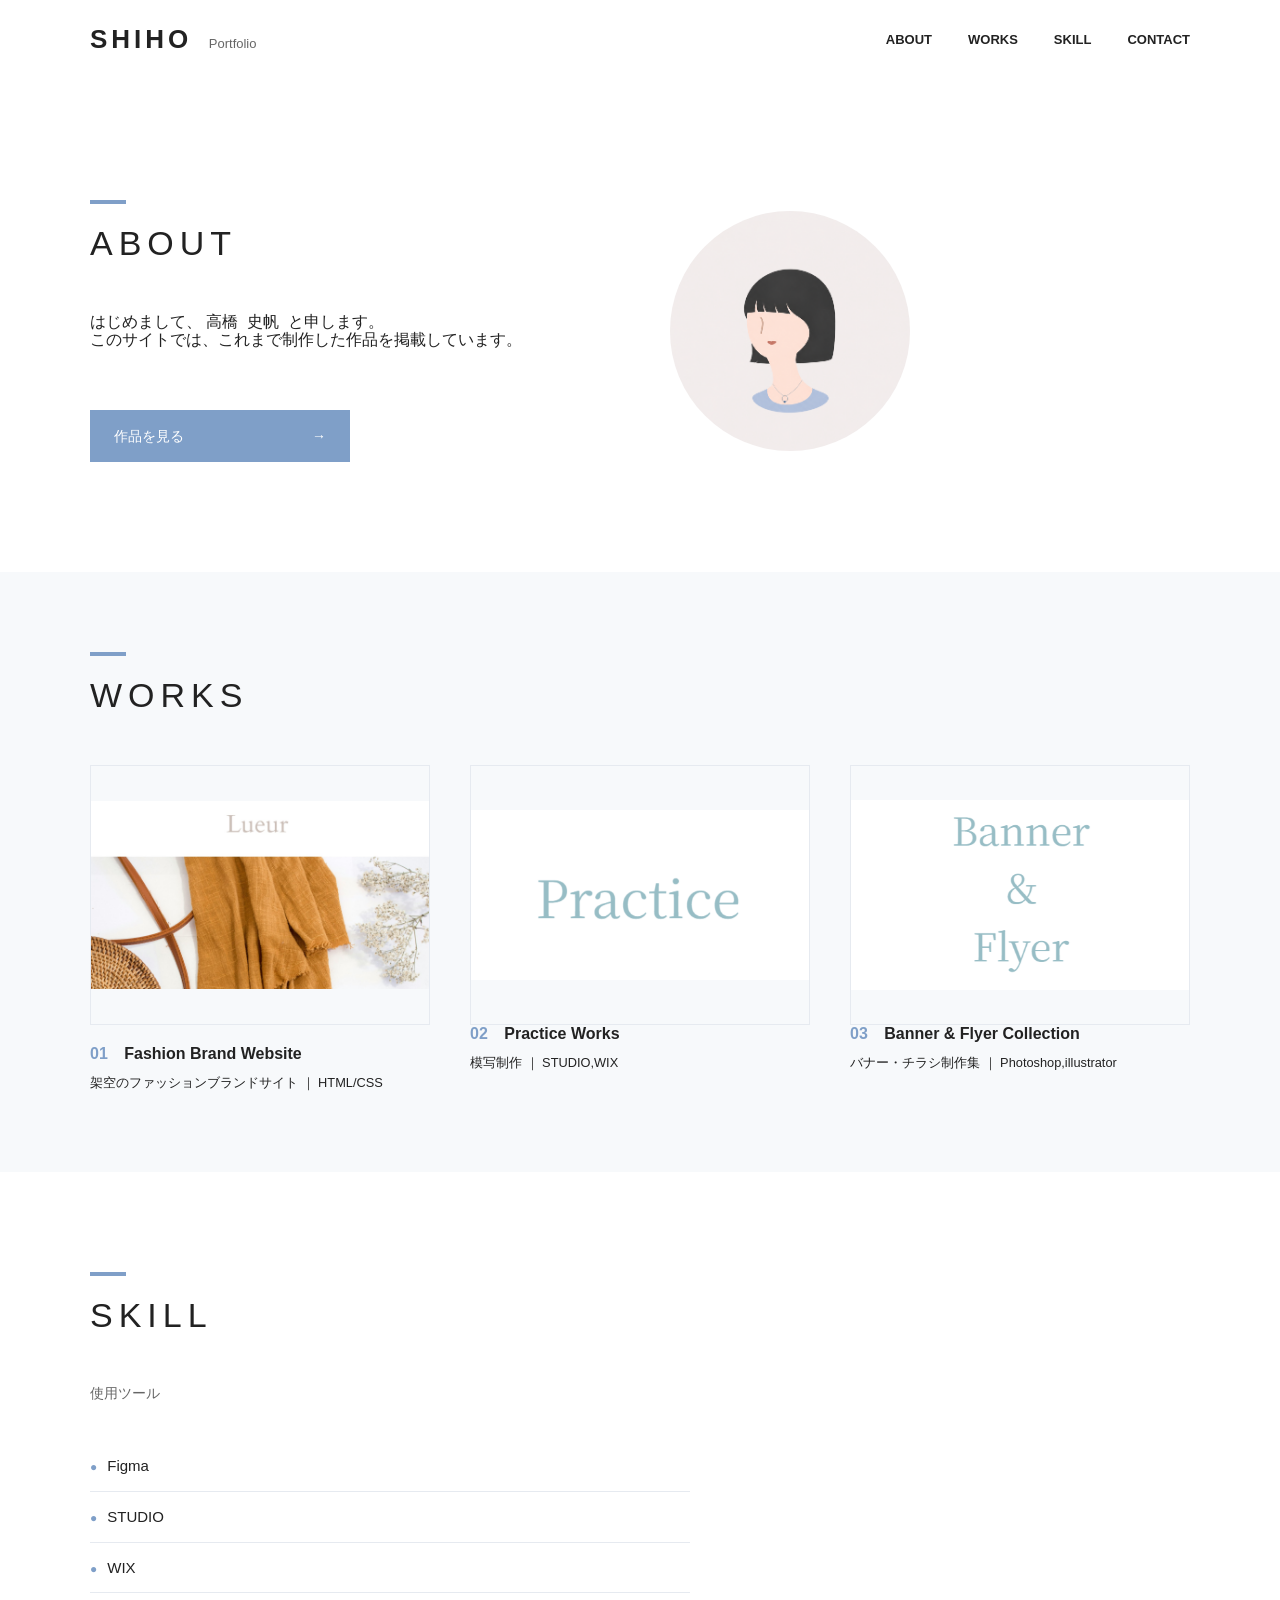
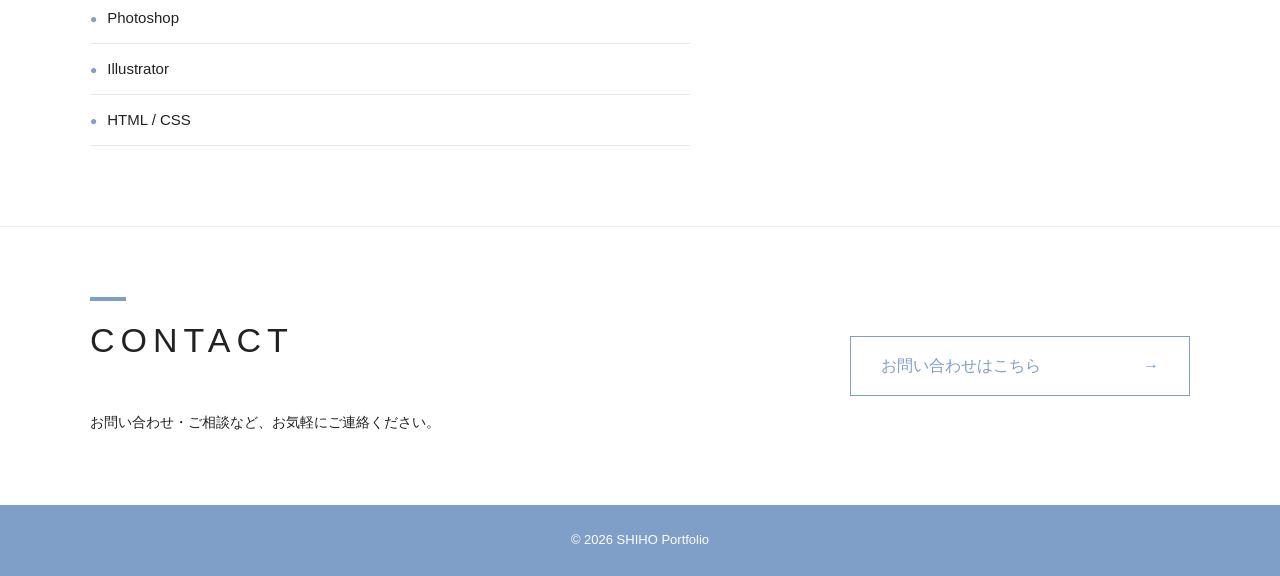
<file: index.html>
<!DOCTYPE html>
<html lang="ja">
<head>
  <meta charset="UTF-8">
  <meta name="viewport" content="width=device-width, initial-scale=1.0">
  <title>SHIHO Portfolio</title>
  <link rel="stylesheet" href="css/destyle.css">
  <link rel="stylesheet" href="style.css">
</head>

<body>
  <header class="header">
    <div class="container header-inner">
      <div class="logo">
        <span class="logo-name">SHIHO</span>
        <span class="logo-text">Portfolio</span>
      </div>

      <nav class="nav">
        <a href="#about">ABOUT</a>
        <a href="#works">WORKS</a>
        <a href="#skill">SKILL</a>
        <a href="contact.html">CONTACT</a>
      </nav>
    </div>
  </header>

  <main>
    <section id="about" class="about">
      <div class="container about-inner">
        <div class="profile-image">
          <img src="images/profile.png" alt="プロフィール画像">
        </div>

        <div class="about-text">
          <div class="section-title">
            <span></span>
            <h1>ABOUT</h1>
          </div>

          <p>
            はじめまして、&nbsp;高橋 &nbsp;史帆&nbsp;&nbsp;と申します。<br>
            このサイトでは、これまで制作した作品を掲載しています。
          </p>

          <a href="#works" class="button">作品を見る <span>→</span></a>
        </div>
      </div>
    </section>

    <section id="works" class="works">
      <div class="container">
        <div class="section-title">
          <span></span>
          <h2>WORKS</h2>
        </div>

        <div class="work-list">
         <div class="work-card">
           <a href="https://takahashishihowork.github.io/portfolio_ss/" target="_blank" class="work-link">
            <img src="images/works-01-fashion.jpg" alt="ファッションブランドサイト">
          </a>
          <p><span>01</span> Fashion Brand Website</p>
          <small>架空のファッションブランドサイト ｜ HTML/CSS</small>
        </div>
         
          <div class="work-card">
            <a href="practice.html"><img src="images/works-03-practice.jpg" alt="模写制作"></a>
            <p><span>02</span> Practice Works</p>
            <small>模写制作 ｜ STUDIO,WIX</small>
          </div>

        <div class="work-card">
           <a href="banner.html"><img src="images/works-02-banner.jpg" alt="バナー・チラシ集"></a>
            <p><span>03</span> Banner & Flyer Collection</p>
            <small>バナー・チラシ制作集 ｜ Photoshop,illustrator</small>
         </div>

        </div>
      </div>
    </section>

    <section id="skill" class="skill">
      <div class="container">
        <div class="section-title">
          <span></span>
          <h2>SKILL</h2>
          <p>使用ツール</p>
        </div>

        <ul class="skill-list">
          <li>Figma</li>
          <li>STUDIO</li>
          <li>WIX</li>
          <li>Photoshop</li>
          <li>Illustrator</li>
          <li>HTML / CSS</li>
        </ul>
      </div>
    </section>

    <section id="contact" class="contact">
      <div class="container contact-inner">
        <div>
          <div class="section-title">
            <span></span>
            <h2>CONTACT</h2>
          </div>
          <p>お問い合わせ・ご相談など、お気軽にご連絡ください。</p>
        </div>

        <a href="contact.html" class="contact-button">お問い合わせはこちら <span>→</span></a>
      </div>
    </section>
  </main>

  <footer class="footer">
    <p>© 2026 SHIHO Portfolio</p>
  </footer>
</body>
</html>
</file>
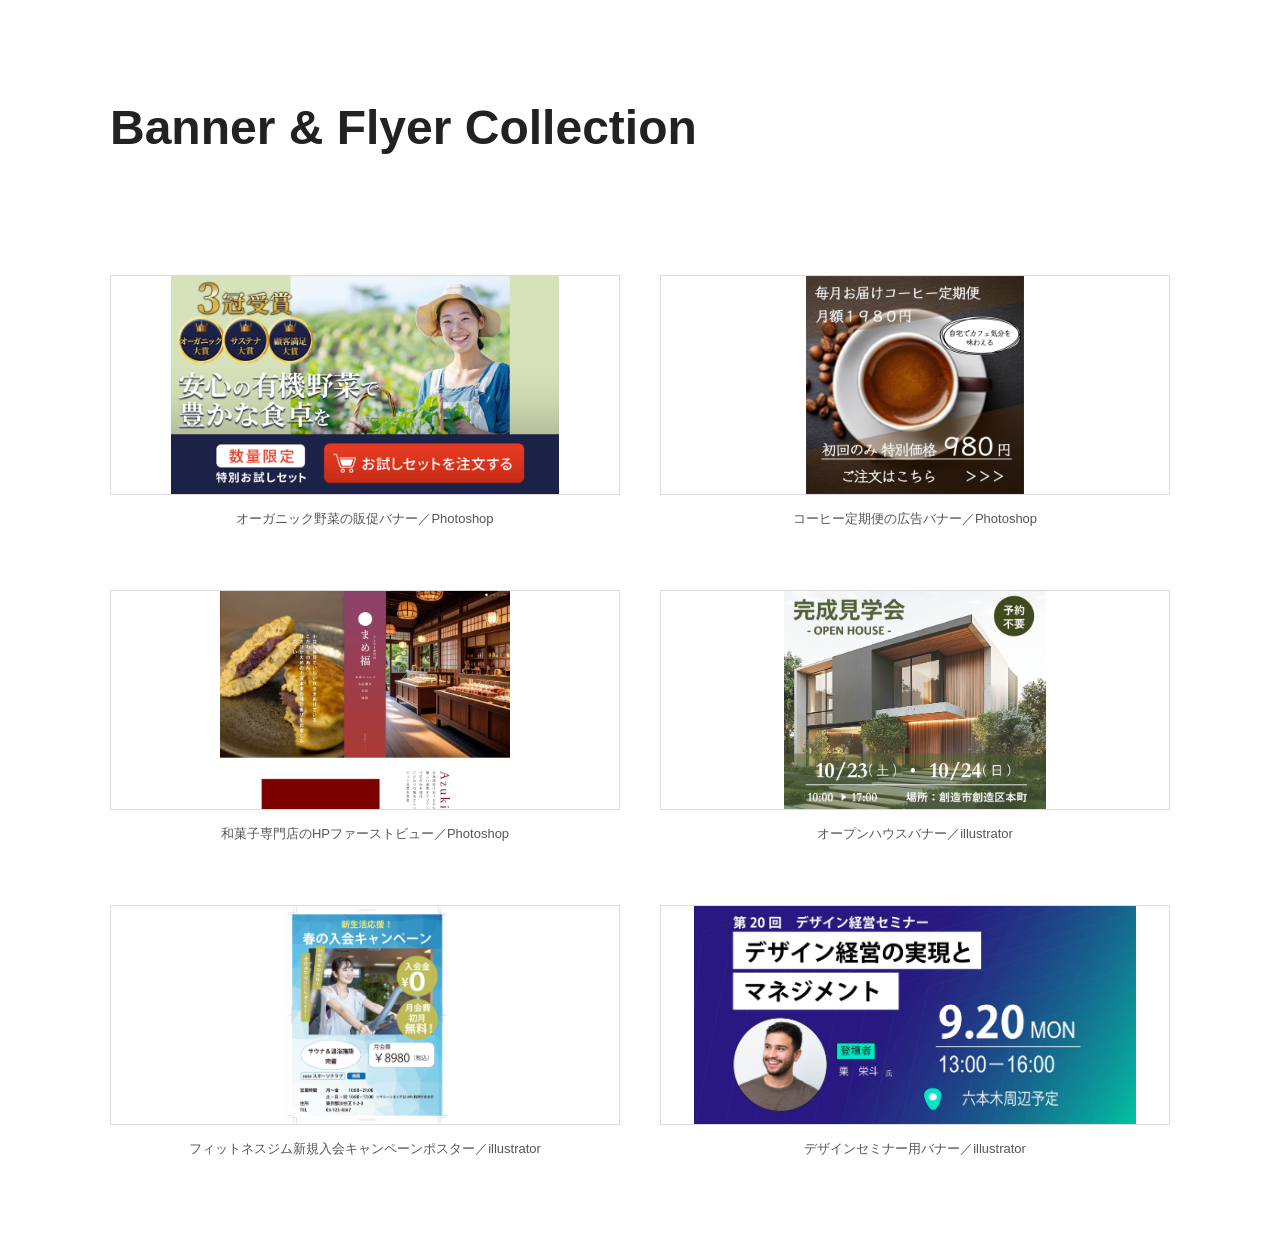
<file: banner.html>
<!DOCTYPE html>
<html lang="ja">

<head>
  <meta charset="UTF-8">
  <meta name="viewport" content="width=device-width, initial-scale=1.0">
  <title>Banner Collection</title>

  <link rel="stylesheet" href="css/destyle.css">
  <link rel="stylesheet" href="style.css">
</head>

<body>

  <main>

    <section class="banner-page">

      <h1>Banner & Flyer Collection</h1>

      <div class="banner-list">

        <div class="banner-card">
          <img src="images/header.jpg" alt="有機野菜バナー">
          <p class="caption">
            オーガニック野菜の販促バナー／Photoshop
          </p>
        </div>

        <div class="banner-card">
          <img src="images/coffee.jpg" alt="コーヒーバナー">
          <p class="caption">
            コーヒー定期便の広告バナー／Photoshop
          </p>
        </div>

        <div class="banner-card">
          <img src="images/japan.jpg" alt="和菓子専門店">
          <p class="caption">
            和菓子専門店のHPファーストビュー／Photoshop
          </p>
        </div>

        <div class="banner-card">
          <img src="images/open_house_banner.jpg" alt="オープンハウス">
          <p class="caption">
            オープンハウスバナー／illustrator
          </p>
        </div>

         <div class="banner-card">
          <img src="images/poster.jpg" alt="フィットネスジム">
          <p class="caption">
            フィットネスジム新規入会キャンペーンポスター／illustrator
          </p>
        </div>

         <div class="banner-card">
          <img src="images/seminar.jpg" alt="セミナー">
          <p class="caption">
            デザインセミナー用バナー／illustrator
          </p>
        </div>

      </div>

    </section>

  </main>

</body>

</html>
</file>
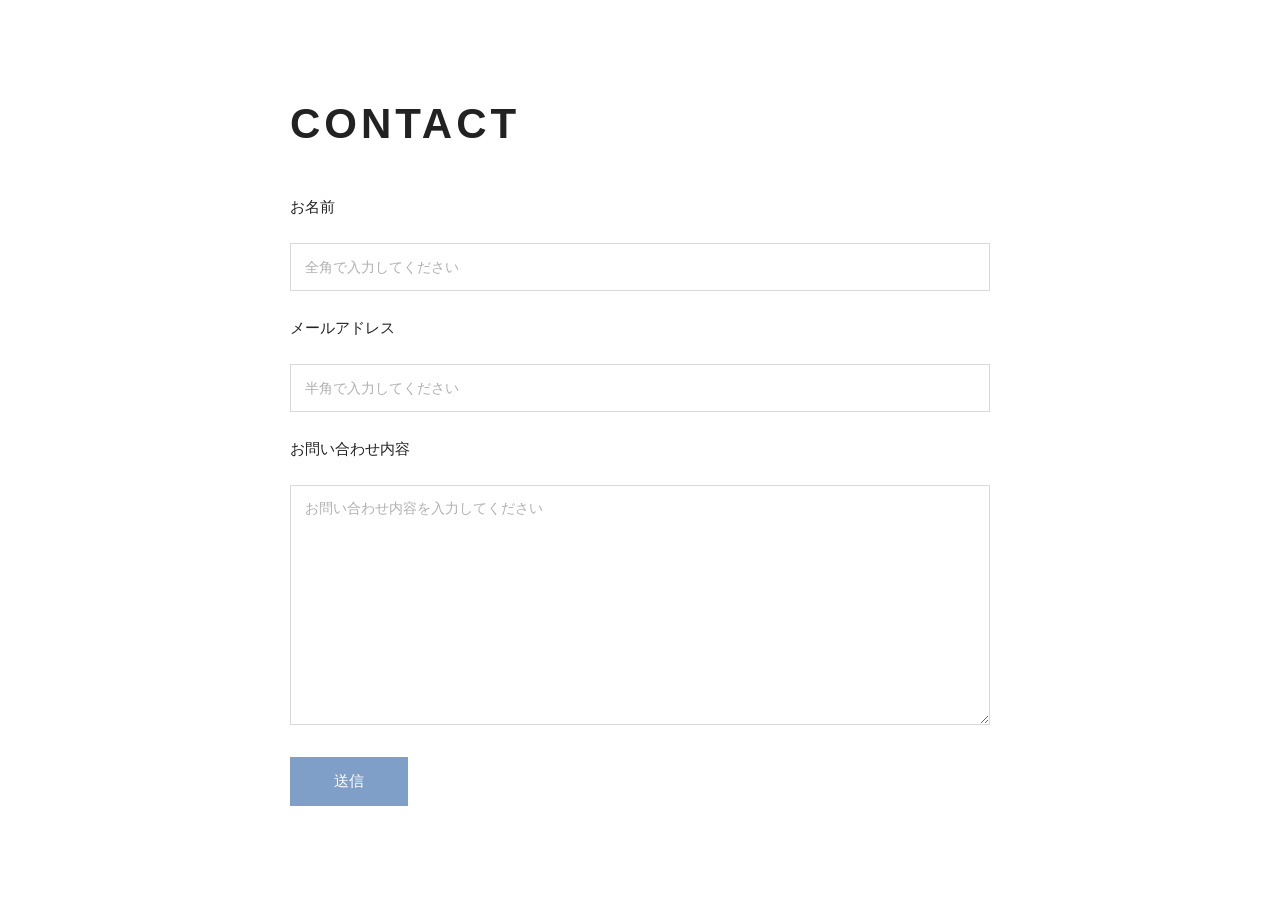
<file: contact.html>
<!DOCTYPE html>
<html lang="ja">
<head>
<meta charset="UTF-8">
<title>Contact</title>
<link rel="stylesheet" href="style.css">
</head>

<body>

<div class="container">

  <section class="contact-page">

    <h1>CONTACT</h1>

    <form>

      <label for="name">お名前</label><br>
      <input
      type="text"
      id="name"
      name="name"
      placeholder="全角で入力してください">

     <label for="email">メールアドレス</label><br>
     <input
     type="email"
     id="email"
     name="email"
     placeholder="半角で入力してください"
     >

    <label for="message">お問い合わせ内容</label><br>
    <textarea
    id="message"
    name="message"
    placeholder="お問い合わせ内容を入力してください"
    ></textarea>

      <button type="submit">
        送信
      </button>

    </form>

  </section>

</div>

</body>
</html>
</file>
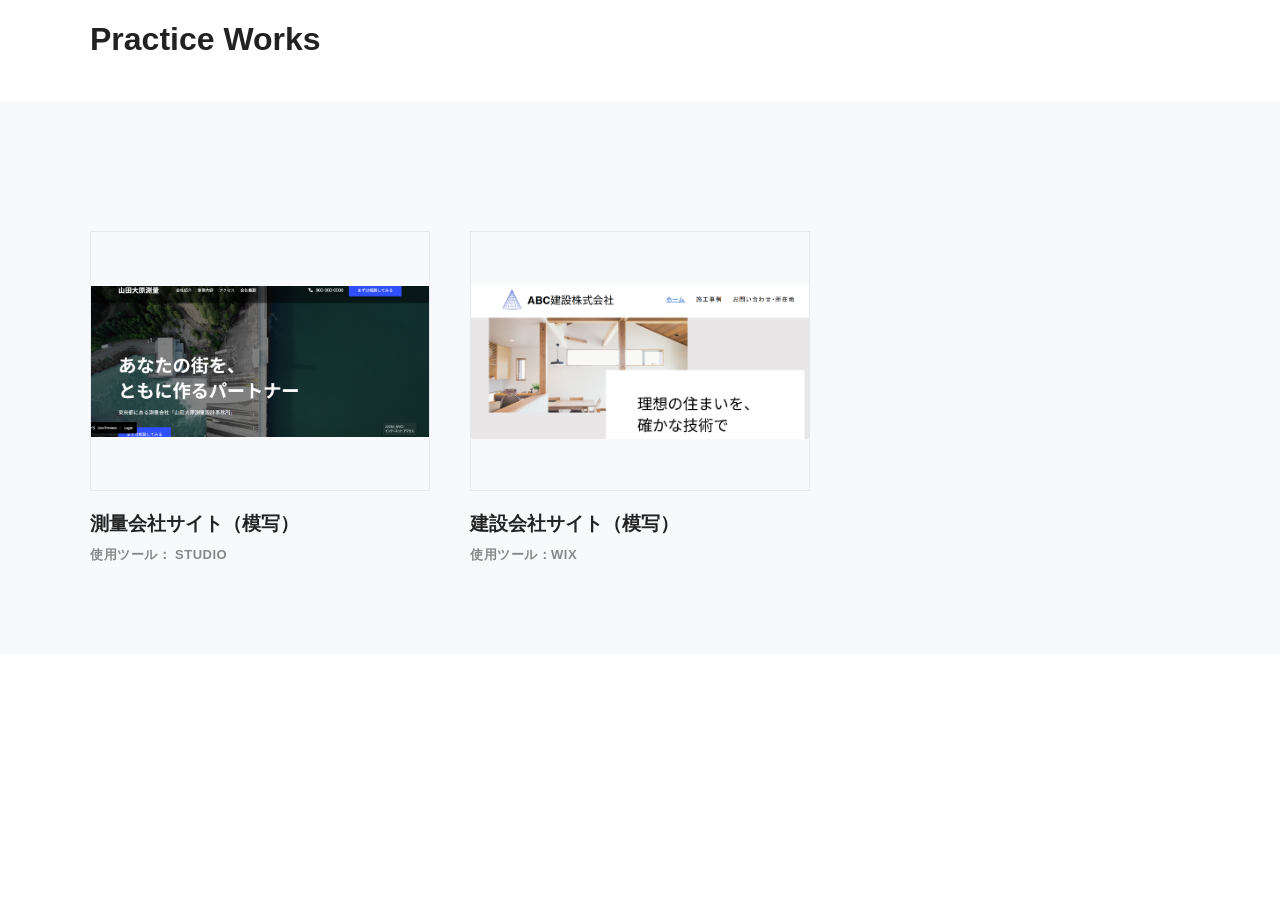
<file: practice.html>
<!DOCTYPE html>
<html lang="ja">
<head>
<meta charset="UTF-8">
<title>Practice Works</title>
<link rel="stylesheet" href="style.css">
</head>

<body>

<header class="header">
<div class="container">
<h1>Practice Works</h1>
</div>
</header>

<main>

<section class="works">

<div class="container">

<div class="work-list">

<div class="work-card">
<a href="https://brown972141.studio.site/" target="_blank" class="work-link">
<img src="images/surveying_company.png" alt="測量会社">
</a>
<h3>測量会社サイト（模写）</h3>
<p class="tool">
   使用ツール： STUDIO
</p>

</div>

<div class="work-card">
<a href="https://takahashishihowork.wixsite.com/my-site-4" target="_blank" class="work-link">
<img src="images/construction_company.png" alt="建設会社">
</a>
<h3>建設会社サイト（模写）</h3>
<p class="tool">
    使用ツール：WIX
</p>
</div>

</div>

</div>

</section>

</main>

</body>
</html>
</file>
<file: css/destyle.css>
/*! destyle.css v3.0.0 | MIT License | https://github.com/nicolas-cusan/destyle.css */

/* Reset box-model and set borders */
/* ============================================ */

*,
::before,
::after {
  box-sizing: border-box;
  border-width: 0;
  border-style: solid;
}

/* Document */
/* ============================================ */

/**
 * 1. Correct the line height in all browsers.
 * 2. Prevent adjustments of font size after orientation changes in iOS.
 * 3. Remove gray overlay on links for iOS.
 */

html {
  line-height: 1.15; /* 1 */

  -webkit-tap-highlight-color: transparent; /* 3*/
  -webkit-text-size-adjust: 100%; /* 2 */
}

/* Sections */
/* ============================================ */

/**
 * Remove the margin in all browsers.
 */

body {
  margin: 0;
}

/**
 * Render the `main` element consistently in IE.
 */

main {
  display: block;
}

/* Vertical rhythm */
/* ============================================ */

p,
table,
blockquote,
address,
pre,
iframe,
form,
figure,
dl {
  margin: 0;
}

/* Headings */
/* ============================================ */

h1,
h2,
h3,
h4,
h5,
h6 {
  font-size: inherit;
  font-weight: inherit;
  margin: 0;
}

/* Lists (enumeration) */
/* ============================================ */

ul,
ol {
  margin: 0;
  padding: 0;
  list-style: none;
}

/* Lists (definition) */
/* ============================================ */

dt {
  font-weight: bold;
}

dd {
  margin-left: 0;
}

/* Grouping content */
/* ============================================ */

/**
 * 1. Add the correct box sizing in Firefox.
 * 2. Show the overflow in Edge and IE.
 */

hr {
  clear: both;
  overflow: visible; /* 2 */
  box-sizing: content-box; /* 1 */
  height: 0; /* 1 */
  margin: 0;
  color: inherit;
  border-top-width: 1px;
}

/**
 * 1. Correct the inheritance and scaling of font size in all browsers.
 * 2. Correct the odd `em` font sizing in all browsers.
 */

pre {
  font-family: monospace, monospace; /* 1 */
  font-size: inherit; /* 2 */
}

address {
  font-style: inherit;
}

/* Text-level semantics */
/* ============================================ */

/**
 * Remove the gray background on active links in IE 10.
 */

a {
  text-decoration: none;
  color: inherit;
  background-color: transparent;
}

/**
 * 1. Remove the bottom border in Chrome 57-
 * 2. Add the correct text decoration in Chrome, Edge, IE, Opera, and Safari.
 */

abbr[title] {
  text-decoration: underline dotted; /* 2 */
}

/**
 * Add the correct font weight in Chrome, Edge, and Safari.
 */

b,
strong {
  font-weight: bolder;
}

/**
 * 1. Correct the inheritance and scaling of font size in all browsers.
 * 2. Correct the odd `em` font sizing in all browsers.
 */

code,
kbd,
samp {
  font-family: monospace, monospace; /* 1 */
  font-size: inherit; /* 2 */
}

/**
 * Add the correct font size in all browsers.
 */

small {
  font-size: 80%;
}

/**
 * Prevent `sub` and `sup` elements from affecting the line height in
 * all browsers.
 */

sub,
sup {
  position: relative;
  font-size: 75%;
  line-height: 0;
  vertical-align: baseline;
}

sub {
  bottom: -.25em;
}

sup {
  top: -.5em;
}

/* Replaced content */
/* ============================================ */

/**
 * Prevent vertical alignment issues.
 */

svg,
img,
embed,
object,
iframe {
  vertical-align: bottom;
}

/* Forms */
/* ============================================ */

/**
 * Reset form fields to make them styleable.
 * 1. Make form elements stylable across systems iOS especially.
 * 2. Inherit text-transform from parent.
 */

button,
input,
optgroup,
select,
textarea {
  font: inherit;
  margin: 0;
  padding: 0;
  text-align: inherit;
  vertical-align: middle;
  text-transform: inherit; /* 2 */
  color: inherit;
  border-radius: 0;
  background: transparent;

  -webkit-appearance: none; /* 1 */
  appearance: none;
}

/**
 * Reset radio and checkbox appearance to preserve their look in iOS.
 */

[type="checkbox"] {
  -webkit-appearance: checkbox;
  appearance: checkbox;
}

[type="radio"] {
  -webkit-appearance: radio;
  appearance: radio;
}

/**
 * Correct cursors for clickable elements.
 */

button,
[type="button"],
[type="reset"],
[type="submit"] {
  cursor: pointer;
}

button:disabled,
[type="button"]:disabled,
[type="reset"]:disabled,
[type="submit"]:disabled {
  cursor: default;
}

/**
 * Improve outlines for Firefox and unify style with input elements & buttons.
 */

:-moz-focusring {
  outline: auto;
}

select:disabled {
  opacity: inherit;
}

/**
 * Remove padding
 */

option {
  padding: 0;
}

/**
 * Reset to invisible
 */

fieldset {
  min-width: 0;
  margin: 0;
  padding: 0;
}

legend {
  padding: 0;
}

/**
 * Add the correct vertical alignment in Chrome, Firefox, and Opera.
 */

progress {
  vertical-align: baseline;
}

/**
 * Remove the default vertical scrollbar in IE 10+.
 */

textarea {
  overflow: auto;
}

/**
 * Correct the cursor style of increment and decrement buttons in Chrome.
 */

[type="number"]::-webkit-inner-spin-button,
[type="number"]::-webkit-outer-spin-button {
  height: auto;
}

/**
 * 1. Correct the outline style in Safari.
 */

[type="search"] {
  outline-offset: -2px; /* 1 */
}

/**
 * Remove the inner padding in Chrome and Safari on macOS.
 */

[type="search"]::-webkit-search-decoration {
  -webkit-appearance: none;
}

/**
 * 1. Correct the inability to style clickable types in iOS and Safari.
 * 2. Fix font inheritance.
 */

::-webkit-file-upload-button {
  font: inherit; /* 2 */

  -webkit-appearance: button; /* 1 */
}

/**
 * Clickable labels
 */

label[for] {
  cursor: pointer;
}

/* Interactive */
/* ============================================ */

/*
 * Add the correct display in Edge, IE 10+, and Firefox.
 */

details {
  display: block;
}

/*
 * Add the correct display in all browsers.
 */

summary {
  display: list-item;
}

/*
 * Remove outline for editable content.
 */

[contenteditable]:focus {
  outline: auto;
}

/* Tables */
/* ============================================ */

/**
1. Correct table border color inheritance in all Chrome and Safari.
*/

table {
  border-color: inherit; /* 1 */
}

caption {
  text-align: left;
}

td,
th {
  padding: 0;
  vertical-align: top;
}

th {
  font-weight: bold;
  text-align: left;
}
</file>
<file: style.css>
@charset "UTF-8";

* {
  box-sizing: border-box;
}

body {
  margin: 0;
  font-family: "Noto Sans JP", sans-serif;
  color: #222;
  background: #fff;
}

img {
  max-width: 100%;
  display: block;
}

a {
  color: inherit;
  text-decoration: none;
}

.container {
  width: 90%;
  max-width: 1100px;
  margin: 0 auto;
}

/* header */

.header {
  height: 80px;
  background: #fff;
}

.header-inner {
  height: 80px;
  display: flex;
  justify-content: space-between;
  align-items: center;
}

.header h1 {
  margin-bottom: 10px;
}

.header p {
  margin-top: 0;
  color: #666;
  font-size: 14px;
}

.logo-name {
  font-size: 26px;
  font-weight: bold;
  letter-spacing: 4px;
  margin-right: 12px;
}

.logo-text {
  font-size: 13px;
  color: #666;
}

.nav {
  display: flex;
  gap: 36px;
  font-size: 13px;
  font-weight: bold;
}

.nav a:hover {
  color: #7f9fc8;
}

/* common */

.section-title span {
  display: block;
  width: 36px;
  height: 4px;
  background: #7f9fc8;
  margin-bottom: 20px;
}

.section-title h1,
.section-title h2 {
  font-size: 34px;
  letter-spacing: 6px;
  margin: 0 0 16px;
  margin-bottom: 50px;
}

.section-title p {
  font-size: 14px;
  color: #666;
}

.button {
  display: inline-flex;
  justify-content: space-between;
  align-items: center;
  width: 260px;
  padding: 18px 24px;
  color: #fff;
  background: #7f9fc8;
  font-size: 14px;
}

/* about */

.about {
  padding: 120px 0 110px;
  background: #fff;
}

.about-inner {
  display: flex;
  justify-content: flex-start;
  align-items: center;
  gap: 80px;
}

.about-text {
  width: 500px;
  flex: none;
  order: 1;
}

.profile-image {
  width: 240px;
  height: 240px;
  border-radius: 50%;
  overflow: hidden;
  flex-shrink: 0;
  display: flex;
  align-items: center;
  justify-content: center;
  order: 2;
}

.profile-image img {
  width: 115%;
  height: 120%;
  object-fit: cover;
  display: block;
}

.button {
  margin-top: 60px;
}

/* works */

.works {
  background: #f7f9fb;
  padding: 80px 0 80px;
}

.work-list {
  display: flex;
  gap: 40px;
  margin-top: 50px;
}

.work-card {
  width: calc((100% - 80px) / 3);
}

.work-card img {
  width: 100%;
  height: 260px;
  object-fit: contain;
  border: 1px solid #e6eaf0;
  transition: 0.3s;
}

.work-card:hover img {
  transform: translateY(-5px);
}

.work-card p {
  font-weight: bold;
  margin-bottom: 10px;
}

.work-card span {
  color: #7f9fc8;
  margin-right: 12px;
}

.work-link {
  display: block;
  margin-bottom: 20px;
}

.work-link img {
  margin-bottom: 0;
}

/* skill */

.skill {
  margin-top: 20px;
  padding: 80px 0;
  background: #fff;
}

.skill-list {
  list-style: none;
  padding: 0;
  margin: 40px 0 0;
  max-width: 600px;
}

.skill-list li {
  border-bottom: 1px solid #e6eaf0;
  padding: 16px 0;
  font-size: 15px;
}

.skill-list li::before {
  content: "●";
  color: #7f9fc8;
  font-size: 12px;
  margin-right: 10px;
}

/* contact */

.contact {
  padding: 70px 0;
  border-top: 1px solid #eee;
  background: #fff;
}

.contact-inner {
  display: flex;
  justify-content: space-between;
  align-items: center;
}

.contact p {
  font-size: 14px;
  line-height: 1.8;
}

.contact-button {
  display: inline-flex;
  justify-content: space-between;
  align-items: center;
  width: 340px;
  padding: 20px 30px;
  border: 1px solid #7f9fc8;
  color: #7f9fc8;
}

/* footer */

.footer {
  background: #7f9fc8;
  color: #fff;
  text-align: center;
  padding: 28px 0;
  font-size: 13px;
}

/* gallery */
.gallery {
  padding: 100px 0;
}

.gallery h1 {
  font-size: 40px;
  margin-bottom: 60px;
}

.gallery-grid {
  display: grid;
  grid-template-columns: repeat(2, 1fr);
  gap: 50px;
}

.gallery-item {
  background: #fff;
}

.gallery-item img {
  width: 100%;
  height: 300px;
  object-fit: contain;
  border: 1px solid #e6eaf0;
  background: #fff;
}

.gallery-item p {
  font-size: 13px;
  color: #666;
  margin-top: 15px;
  line-height: 1.6;
}


/* smartphone */

@media (max-width: 768px) {
  .header {
    height: auto;
    padding: 20px 0;
  }

  .header-inner {
    height: auto;
    flex-direction: column;
    gap: 20px;
  }

  .nav {
    flex-wrap: wrap;
    justify-content: center;
    gap: 18px;
  }

  .about {
    padding: 60px 0;
  }

  .about-inner {
    flex-direction: column;
    align-items: flex-start;
    gap: 40px;
  }

  .profile-image {
    width: 200px;
    height: 200px;
  }

  .section-title h1,
  .section-title h2 {
    font-size: 28px;
  }

  .work-list {
    flex-direction: column;
  }

  .work-card {
    width: 100%;
  }

  .work-card img {
    height: 240px;
  }

  .contact-inner {
    flex-direction: column;
    align-items: flex-start;
    gap: 30px;
  }

  .contact-button {
    width: 100%;
  }
}

/* contact */

.contact {
  padding: 70px 0;
  border-top: 1px solid #eee;
  background: #fff;
}

.contact-inner {
  display: flex;
  justify-content: space-between;
  align-items: center;
}

.contact p {
  font-size: 14px;
  line-height: 1.8;
}

.contact-button {
  display: inline-flex;
  justify-content: space-between;
  align-items: center;
  width: 340px;
  padding: 20px 30px;
  border: 1px solid #7f9fc8;
  color: #7f9fc8;
}

/* contact page */

.contact-page {
  max-width: 700px;
  margin: 100px auto;
}

.contact-page h1 {
  font-size: 42px;
  letter-spacing: 4px;
  margin-bottom: 50px;
}

.contact-page label {
  display: block;
  margin-bottom: 8px;
  font-size: 15px;
}

.contact-page input,
.contact-page textarea {
  width: 100%;
  padding: 14px;
  border: 1px solid #d9d9d9;
  font-size: 16px;
  margin-bottom: 28px;
}

.contact-page textarea {
  height: 240px;
  resize: vertical;
}

.contact-page input:focus,
.contact-page textarea:focus {
  outline: none;
  border-color: #7f9fc8;
}

.contact-page ::placeholder {
  color: #b0b0b0;
  font-size: 14px;
}

.contact-page button {
  background: #7f9fc8;
  color: #fff;
  border: none;
  padding: 15px 44px;
  font-size: 15px;
  cursor: pointer;
}

.tool {
  font-size: 13px;
  color: #888;
  font-weight: normal;
  margin-top: -10px;
  letter-spacing: 0.5px;
}

/* =====================
   Banner Page
===================== */

.banner-page {
  max-width: 1100px;
  margin: 0 auto;
  padding: 100px 20px;
}

.banner-page h1 {
  font-size: 48px;
  font-weight: bold;
  margin: 0 0 120px;
}

.banner-list {
  display: grid;
  grid-template-columns: repeat(2, 1fr);
  gap: 60px 40px;
}

.banner-card {
  text-align: center;
  background-color: #fff;
}

.banner-card img {
  width: 100%;
  height: 220px;
  object-fit: contain;
  display: block;
  border: 1px solid #ddd;
  background-color: #fff;
}

.caption {
  margin-top: 14px;
  font-size: 13px;
  color: #555;
  line-height: 1.6;
}

@media screen and (max-width: 768px) {
  .banner-page h1 {
    font-size: 32px;
    margin-bottom: 60px;
  }

  .banner-list {
    grid-template-columns: 1fr;
  }
}
</file>
